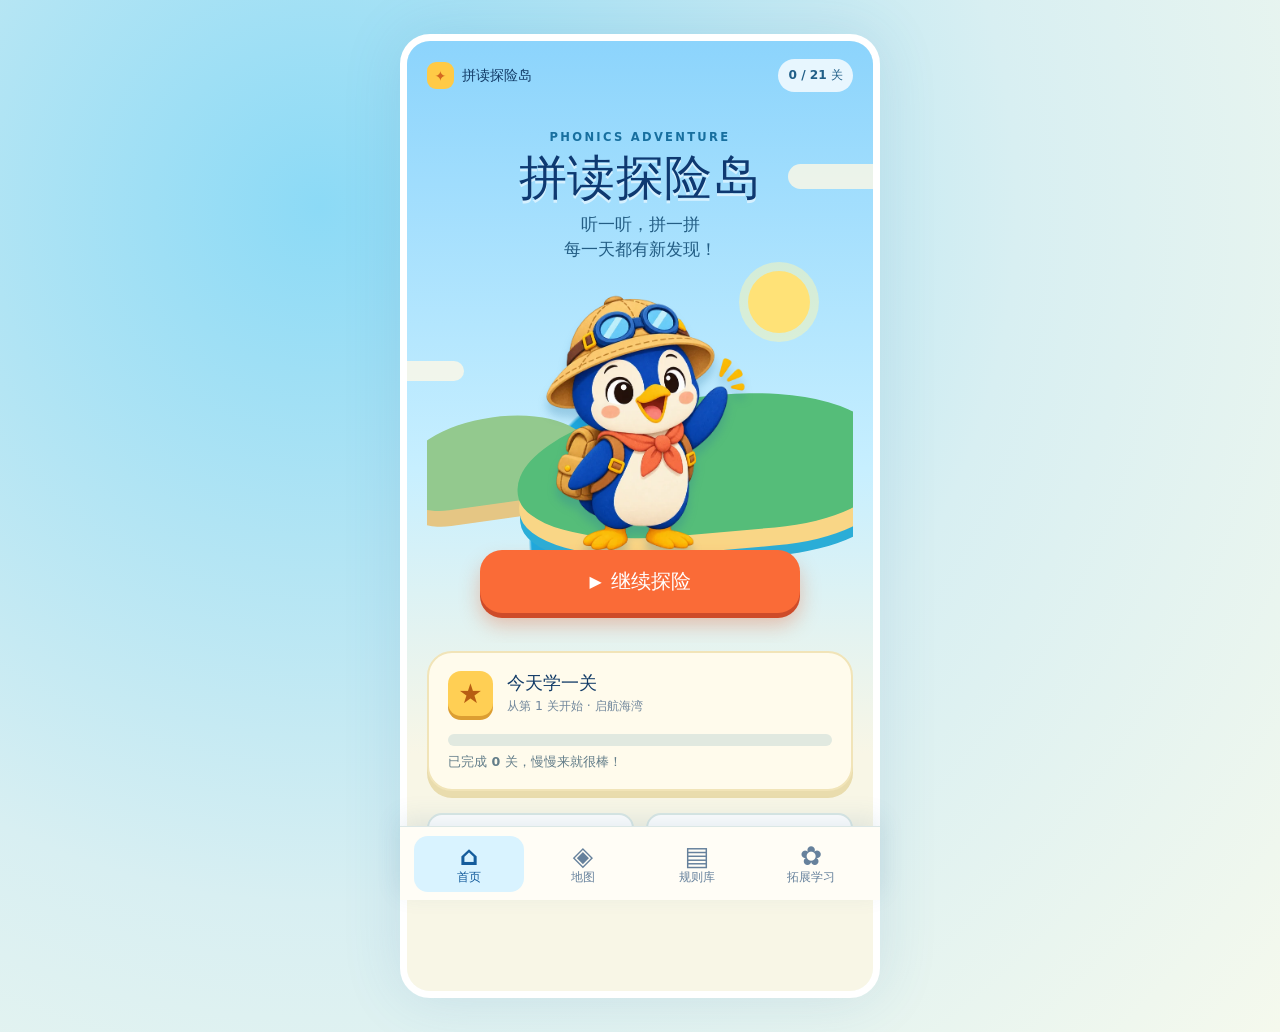
<file: index.html>
<!doctype html>
<html lang="zh-CN">
<head>
  <meta charset="utf-8">
  <meta name="viewport" content="width=device-width, initial-scale=1, viewport-fit=cover">
  <meta name="theme-color" content="#87d3fb">
  <meta name="description" content="拼读探险岛：面向小学生的自然拼读闯关 H5。听一听、拼一拼，快乐学习英语发音。">
  <title>拼读探险岛 · 自然拼读闯关</title>
  <link rel="manifest" href="./manifest.json">
  <link rel="icon" href="./icons/icon-192.png">
  <link rel="stylesheet" href="./css/kids.css?v=17">
  <link rel="stylesheet" href="./css/kids-extension.css?v=2">
  <link rel="stylesheet" href="./css/kids-sounds.css?v=2">
  <script defer src="./js/kids-core.js?v=15"></script>
  <script defer src="./js/kids-audio.js?v=20"></script>
  <script defer src="./js/kids-extension-data.js?v=3"></script>
  <script defer src="./js/kids-extension.js?v=4"></script>
  <script defer src="./js/kids-sounds-data.js?v=1"></script>
  <script defer src="./js/kids-sounds.js?v=2"></script>
  <script defer src="./js/kids-sound-media.js?v=2"></script>
  <script defer src="./js/kids.js?v=21"></script>
</head>
<body>
  <div class="app-shell">
    <main id="screen" aria-live="off">
      <div class="loading-screen"><span class="loading-orbit" aria-hidden="true">✦</span><p>正在准备探险地图…</p></div>
    </main>
    <div id="toast" class="toast" role="status" aria-live="polite"></div>
  </div>
  <script>
    if ('serviceWorker' in navigator) {
      window.addEventListener('load', () => navigator.serviceWorker.register('./sw.js').catch(() => {}));
    }
  </script>
</body>
</html>
</file>
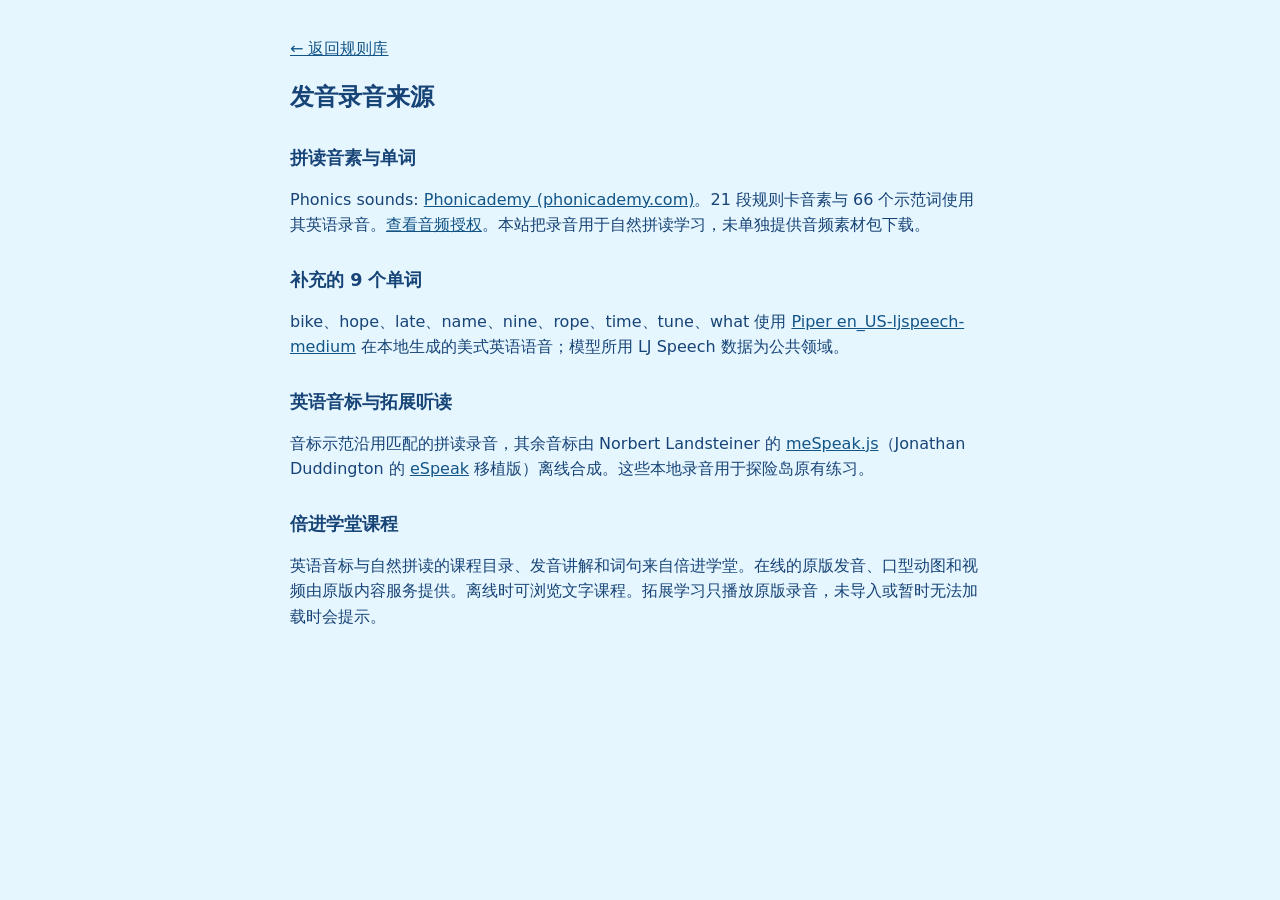
<file: audio-credits.html>
<!doctype html>
<html lang="zh-CN">
<head>
  <meta charset="utf-8">
  <meta name="viewport" content="width=device-width, initial-scale=1, viewport-fit=cover">
  <title>发音录音来源 · 拼读探险岛</title>
  <style>
    body{max-width:700px;margin:0 auto;padding:24px 18px 48px;background:#e6f6ff;color:#174477;font:16px/1.6 system-ui,sans-serif}
    h1{font-size:1.5rem}h2{font-size:1.1rem;margin-top:28px}a{color:#135587}li{margin:5px 0}p{margin:12px 0}
  </style>
</head>
<body>
  <p><a href="./index.html#/library">← 返回规则库</a></p>
  <h1>发音录音来源</h1>
  <h2>拼读音素与单词</h2>
  <p>Phonics sounds: <a href="https://phonicademy.com/">Phonicademy (phonicademy.com)</a>。21 段规则卡音素与 66 个示范词使用其英语录音。<a href="https://phonicademy.com/audio-license">查看音频授权</a>。本站把录音用于自然拼读学习，未单独提供音频素材包下载。</p>
  <h2>补充的 9 个单词</h2>
  <p>bike、hope、late、name、nine、rope、time、tune、what 使用 <a href="https://huggingface.co/rhasspy/piper-voices/blob/main/en/en_US/ljspeech/medium/MODEL_CARD">Piper en_US-ljspeech-medium</a> 在本地生成的美式英语语音；模型所用 LJ Speech 数据为公共领域。</p>
  <h2>英语音标与拓展听读</h2>
  <p>音标示范沿用匹配的拼读录音，其余音标由 Norbert Landsteiner 的 <a href="https://www.masswerk.at/mespeak/">meSpeak.js</a>（Jonathan Duddington 的 <a href="https://espeak.sourceforge.net/">eSpeak</a> 移植版）离线合成。这些本地录音用于探险岛原有练习。</p>
  <h2>倍进学堂课程</h2>
  <p>英语音标与自然拼读的课程目录、发音讲解和词句来自倍进学堂。在线的原版发音、口型动图和视频由原版内容服务提供。离线时可浏览文字课程。拓展学习只播放原版录音，未导入或暂时无法加载时会提示。</p>
</body>
</html>
</file>
<file: css/kids.css>
:root{font-family:ui-rounded,"Arial Rounded MT Bold","PingFang SC","Microsoft YaHei",system-ui,sans-serif;color:#123b67;background:#d9f3ff;font-synthesis:none}
*{box-sizing:border-box}
html{min-height:100%}
body{margin:0;min-width:0}
button,a{-webkit-tap-highlight-color:transparent}
button{font:inherit;cursor:pointer}
a{color:inherit;text-decoration:none}
button:focus-visible,a:focus-visible{outline:3px solid #133d86;outline-offset:3px}
h1[tabindex="-1"]:focus{outline:none}
button:disabled{cursor:default}
h1,h2,p{margin:0}
.sr-only{position:absolute;width:1px;height:1px;padding:0;margin:-1px;overflow:hidden;clip:rect(0,0,0,0);white-space:nowrap;border:0}
.app-shell{min-height:100vh;min-height:100dvh;max-width:480px;margin:auto;background:#f7fcf5;box-shadow:0 0 60px #3271a522;overflow:hidden}
#screen{min-height:100vh;min-height:100dvh}
.page-with-nav{padding-bottom:calc(94px + env(safe-area-inset-bottom))}
.eyebrow{font-size:.72rem;font-weight:900;letter-spacing:.2em;color:#176f9f}
.primary-button,.secondary-button{display:inline-flex;align-items:center;justify-content:center;gap:.55rem;min-height:54px;border-radius:18px;padding:0 22px;font-size:1.03rem;font-weight:900;border:0;text-align:center}
.primary-button{color:white;background:#fa6b37;box-shadow:0 5px 0 #ce4b29,0 12px 20px #e7653860}
.primary-button:active{transform:translateY(3px);box-shadow:0 2px 0 #ce4b29}
.secondary-button{color:#23507f;background:#fff;border:2px solid #c5ddef;box-shadow:0 4px 0 #d5e5eb}
.secondary-button:disabled{opacity:.45;box-shadow:none}
.toast{position:fixed;z-index:20;left:50%;bottom:calc(105px + env(safe-area-inset-bottom));width:max-content;max-width:min(90vw,420px);padding:12px 16px;border-radius:14px;background:#163c6d;color:#fff;font-weight:700;box-shadow:0 12px 28px #123b6755;opacity:0;transform:translate(-50%,12px);pointer-events:none;transition:opacity .2s,transform .2s}
.toast.show{opacity:1;transform:translate(-50%,0)}
.loading-screen,.error-page{min-height:100vh;min-height:100dvh;display:grid;place-content:center;text-align:center;gap:18px;padding:30px;background:linear-gradient(#8bd5fc,#f8ffec);font-weight:800}
.loading-orbit{font-size:4rem;color:#ffb933;animation:float 2s ease-in-out infinite}
.error-page .primary-button{margin:10px auto}
.bottom-nav{position:fixed;z-index:10;bottom:0;left:50%;transform:translateX(-50%);width:min(100%,480px);height:calc(74px + env(safe-area-inset-bottom));padding:7px 18px calc(7px + env(safe-area-inset-bottom));display:flex;align-items:center;justify-content:space-around;background:#fffdf6;border-top:1px solid #dbe7e6;box-shadow:0 -8px 24px #346d9a20}
.bottom-nav a{width:30%;min-height:56px;display:grid;justify-items:center;align-content:center;gap:1px;border-radius:14px;font-size:.72rem;font-weight:800;color:#66819c}
.bottom-nav a span{font-size:1.65rem;line-height:1}
.bottom-nav a[aria-current]{background:#d9f3ff;color:#145c9c}
.page-header{height:65px;padding:calc(8px + env(safe-area-inset-top)) 20px 6px;display:flex;align-items:center;justify-content:space-between;gap:16px;font-weight:900;font-size:1.08rem}
.back-button{width:42px;height:42px;display:grid;place-items:center;flex:none;border-radius:50%;background:#fff9e7;border:2px solid #f3e6c4;font-size:1.5rem;box-shadow:0 3px 0 #e9dcbd}
.header-sparkle{font-size:1.4rem;color:#fcb638;width:42px;text-align:center}

/* Home */
.home-page{position:relative;min-height:100vh;min-height:100dvh;padding-top:env(safe-area-inset-top);background:linear-gradient(180deg,#8cd4fc 0%,#c7efff 45%,#f8f6e6 75%);isolation:isolate}
.sky-decoration{position:absolute;background:#fff9e7;border-radius:100px;opacity:.8;z-index:-1}
.cloud-one{width:105px;height:25px;top:123px;right:-20px}.cloud-two{width:85px;height:20px;top:320px;left:-28px}
.home-top{display:flex;align-items:center;gap:8px;padding:18px 20px;font-size:.88rem;font-weight:900}
.brand-mark{display:grid;place-items:center;width:27px;height:27px;background:#ffca46;color:#d46720;border-radius:9px}
.top-badge{margin-left:auto;padding:8px 10px;border-radius:100px;background:#ffffffc9;font-size:.76rem;color:#215f88}
.hero-land{text-align:center;position:relative;padding:20px 20px 30px;overflow:hidden}
.hero-copy{position:relative;z-index:2}
.hero-copy h1{margin:7px 0 8px;font-size:clamp(2.2rem,10vw,3rem);line-height:1.12;color:#0e3971;text-shadow:0 3px 0 #ffffff8f;letter-spacing:.01em}
.hero-subtitle{font-weight:800;line-height:1.5;font-size:1.04rem;color:#235d84}
.hero-scene{position:relative;height:300px;margin-top:-4px;background:radial-gradient(ellipse at 50% 92%,#1ca9df 0 36%,transparent 37%);overflow:hidden}
.hero-scene .sun{position:absolute;top:12px;right:43px;width:62px;height:62px;border-radius:50%;background:#ffe277;box-shadow:0 0 0 9px #fff6ae7a}
.hero-scene .far-island{position:absolute;left:-5%;bottom:56px;width:43%;height:86px;border-radius:50% 50% 20% 20%;background:#93c98e;transform:rotate(-8deg);box-shadow:0 16px 0 #e5c684}
.hero-scene .main-island{position:absolute;right:-6%;bottom:25px;width:85%;height:137px;background:#55bd79;border-radius:58% 42% 30% 40%;transform:rotate(-5deg);box-shadow:0 18px 0 #f9d686,0 28px 0 #2badd7}
.hero-scene img{position:absolute;z-index:2;bottom:5px;left:50%;transform:translateX(-50%);height:260px;width:auto;filter:drop-shadow(0 9px 4px #246f9d44)}
.hero-button{position:relative;z-index:3;width:min(82%,320px);margin-top:-9px;font-size:1.25rem;min-height:63px;border-radius:22px}
.hero-button span{font-size:1rem}
.home-progress{margin:8px 20px 0;padding:18px 19px;border:2px solid #f1e4b8;border-radius:25px;background:#fffbec;box-shadow:0 7px 0 #e9dcad}
.progress-title{display:flex;align-items:center;gap:14px}
.progress-title h2{font-size:1.13rem}.progress-title p{font-size:.78rem;margin-top:3px;color:#71879c}
.treasure{width:45px;height:45px;display:grid;place-items:center;border-radius:13px;background:#ffcf54;color:#b75d13;font-size:1.7rem;box-shadow:0 4px 0 #dc9e32}
.progress-track,.step-progress{height:12px;border-radius:50px;background:#e1e9e0;overflow:hidden}
.progress-track{margin:18px 0 8px}.progress-track span,.step-progress span{display:block;height:100%;border-radius:inherit;background:linear-gradient(90deg,#61bf74,#b5db5c)}
.progress-caption{font-size:.79rem;color:#647e8a;font-weight:700}
.home-links{display:flex;gap:12px;margin:22px 20px 0}
.home-links a{flex:1;padding:14px 10px;background:#fff;border:2px solid #dbe8e5;border-radius:15px;text-align:center;font-size:.82rem;font-weight:900}
.home-links span{color:#f36d3d}
.credit{text-align:center;font-size:.67rem;color:#648395;margin:20px 15px 0}.credit a{text-decoration:underline}

/* The illustrated map keeps the four islands visible; lessons open in a sheet. */
.map-page{min-height:100vh;min-height:100dvh;background:#0cb0df}
.map-scene{position:relative;width:100%;height:calc(100dvh - 74px - env(safe-area-inset-bottom));min-height:420px;background:#0cb0df url('../icons/adventure-map.jpg') center/100% 100% no-repeat}
.map-back{position:absolute;top:4.8%;left:4.5%;width:46px;height:46px;display:grid;place-items:center;border-radius:50%;background:#fff9ea;border:2px solid #ffe8bc;box-shadow:0 4px 0 #d8c59a;color:#073b74;font-size:1.8rem;font-weight:800;line-height:1}
.map-hotspot{position:absolute;z-index:1;width:21%;height:12%;display:grid;place-items:center;border:0;border-radius:46%;background:transparent;color:#073b74;touch-action:manipulation}
.map-marker-label{font-size:clamp(1.3rem,5.7vw,1.85rem);font-weight:1000;line-height:1;letter-spacing:-.06em;text-shadow:0 1px #fff8e8;white-space:nowrap}
.map-hotspot-4 .map-marker-label{font-size:clamp(1.15rem,4.7vw,1.55rem)}
.map-hotspot:focus-visible{outline:4px solid #fff8ba;outline-offset:4px;box-shadow:0 0 0 8px #134e89a6}
.map-hotspot-1{left:19%;top:20%}.map-hotspot-2{left:57%;top:37%}.map-hotspot-3{left:18%;top:53%}.map-hotspot-4{left:60%;top:71%}
.island-overlay{position:fixed;z-index:30;inset:0;display:flex;justify-content:center;align-items:flex-end}
.island-backdrop{position:absolute;inset:0;width:100%;border:0;background:#12365c99}
.island-drawer{position:relative;width:min(100%,480px);max-height:min(78dvh,650px);overflow:auto;padding:11px 22px calc(30px + env(safe-area-inset-bottom));border-radius:28px 28px 0 0;background:#fffaf0;box-shadow:0 -10px 35px #173d694f}
.drawer-handle{width:48px;height:5px;margin:0 auto 19px;border-radius:9px;background:#d5dddc}
.drawer-heading{display:flex;align-items:flex-start;justify-content:space-between;gap:12px}.drawer-heading p{font-size:.76rem;font-weight:900;color:#3d8a9c}.drawer-heading h2{margin:5px 0;color:#123f70;font-size:1.55rem}
.drawer-close{width:42px;height:42px;flex:none;border:0;border-radius:50%;background:#f4e4c9;color:#174575;font-size:1.8rem;line-height:1}
.drawer-hint{color:#52768a;font-size:.88rem;font-weight:800}
.island-drawer .level-grid{margin-top:24px;gap:17px 8px}
.level-grid{display:grid;grid-template-columns:repeat(3,minmax(0,1fr));justify-items:center;gap:10px 4px;margin-top:18px}
.level-node{width:65px;height:65px;border-radius:50%;border:3px solid #e9e6d5;background:linear-gradient(145deg,#fffdfa,#d8dcd7);color:#8b9c9c;display:grid;place-content:center;gap:0;box-shadow:0 5px 0 #b5bbab,0 7px 6px #266e5b52;transform:rotate(-4deg)}
.level-node:nth-child(2n){transform:translateY(5px) rotate(4deg)}
.level-node strong{font-size:1.13rem;line-height:1}.level-node small{font-size:.63rem;font-weight:900}
.level-node.current{background:linear-gradient(145deg,#fff4b4,#ffd45b);color:#164977;border-color:#fff8d1;box-shadow:0 0 0 5px #fff5bb9e,0 5px 0 #d79b2b,0 0 18px #ffd04f}
.level-node.done{background:linear-gradient(145deg,#efffca,#b9e18a);color:#32763f;border-color:#f6ffd4;box-shadow:0 5px 0 #69aa5b,0 7px 6px #266e5b52}
.level-node:disabled{opacity:.82}

/* Rule library: every category opens to real sound cards. */
.library-page,.rule-page{min-height:100vh;min-height:100dvh;background:linear-gradient(180deg,#97d9fa 0,#d9f4ff 33%,#f7fcf5 70%)}
.library-intro{padding:18px 22px 21px;text-align:center}.library-intro h1{margin:7px 0;color:#103e73;font-size:1.72rem}.library-intro>p:last-child{max-width:360px;margin:auto;color:#47748e;font-size:.85rem;font-weight:800;line-height:1.5}
.library-groups{display:grid;gap:15px;margin:0 16px}.library-group{overflow:hidden;border:2px solid #e3e9dc;border-radius:22px;background:#fffdf5;box-shadow:0 5px 0 #c9e2df}
.library-group summary{display:flex;align-items:center;gap:11px;min-height:75px;padding:12px 14px;cursor:pointer;list-style:none}.library-group summary::-webkit-details-marker{display:none}.library-group summary:focus-visible{outline:3px solid #185e9e;outline-offset:-5px}
.library-group-number{display:grid;place-items:center;flex:none;width:43px;height:43px;border-radius:14px;background:#cceefe;color:#176397;font-size:1.04rem;font-weight:1000}.library-group-title{min-width:0;flex:1}.library-group-title strong{display:block;color:#123f72;font-size:.99rem}.library-group-title small{display:block;margin-top:3px;color:#668392;font-size:.72rem;font-weight:700;overflow:hidden;text-overflow:ellipsis;white-space:nowrap}.library-group-count{flex:none;color:#368398;font-size:.74rem;font-weight:900}
.library-nodes{display:grid;grid-template-columns:repeat(3,minmax(0,1fr));gap:9px;padding:1px 13px 16px}.library-node{display:grid;justify-items:center;align-content:center;gap:2px;min-height:77px;padding:7px 3px;border:2px solid #dbe9e8;border-radius:17px;background:#f4fbfa;text-align:center}.library-node strong{color:#174477;font-size:1.36rem;line-height:1;white-space:nowrap}.library-node span{color:#527993;font-size:.69rem;font-weight:800}.library-node small{color:#e46f36;font-size:.68rem;font-weight:900}.library-node:active{background:#fff0c3}
.library-advanced{display:flex;justify-content:space-between;align-items:center;min-height:57px;margin:22px 16px 8px;padding:10px 17px;border:2px solid #bde1ee;border-radius:17px;background:#e8f7ff;color:#175587;font-size:.86rem;font-weight:900}
.rule-hero{margin:15px 17px 0;padding:19px 17px 22px;border:2px solid #cde9ed;border-radius:26px;background:#fffdf7;text-align:center;box-shadow:0 6px 0 #b7dfe6}.rule-hero .eyebrow{margin:13px 0 3px;font-size:.7rem}.rule-hero h1{color:#ed623b;font-size:clamp(2.8rem,12vw,4.3rem);line-height:1.05;overflow-wrap:anywhere}.rule-ipa{display:block;margin:4px 0 10px;color:#135587;font-size:1.26rem}.phoneme-actions{display:flex;justify-content:center;flex-wrap:wrap;gap:9px;margin:0 0 14px}.phoneme-play{min-height:43px;padding:7px 16px;border:0;border-radius:14px;background:#ffcf51;box-shadow:0 3px 0 #dda92c;color:#174477;font-size:.9rem;font-weight:900;cursor:pointer}.phoneme-play span{font-size:1.15rem;vertical-align:-1px}.phoneme-play:focus-visible{outline:3px solid #185e9e;outline-offset:3px}.phoneme-play:active{transform:translateY(2px);box-shadow:0 1px 0 #dda92c}.rule-hero>p:last-child{color:#52758a;font-size:.86rem;font-weight:800;line-height:1.45}
.rule-examples{margin:24px 17px 0}.rule-examples h2{color:#123e70;font-size:1.16rem}.rule-examples>p{margin:4px 0 13px;color:#678394;font-size:.78rem;font-weight:700}.rule-word-list{display:grid;gap:10px}.rule-word-row{display:flex;justify-content:space-between;align-items:center;gap:12px;min-height:79px;padding:10px 14px 10px 17px;border:2px solid #e2ebe5;border-radius:18px;background:#fffef9;box-shadow:0 3px 0 #d9e8e4}.rule-word{color:#174779;font-size:1.43rem;letter-spacing:.02em}.rule-meaning{margin-left:11px;color:#536e7f;font-size:.84rem;font-weight:800}.rule-word-row small{display:block;margin-top:2px;color:#7b96a3;font-size:.72rem;font-weight:800}.rule-play{flex:none;min-width:51px;min-height:51px;border:0;border-radius:16px;background:#ffcf51;box-shadow:0 3px 0 #dda92c;font-size:1.36rem}
.rule-action{display:grid;gap:12px;margin:24px 17px 8px;text-align:center}.rule-action>a,.rule-action>button{width:100%}.rule-action>p{color:#597d91;font-size:.84rem;font-weight:800;line-height:1.45}
.audio-credits-link{margin:17px 0 0;text-align:center;font-size:.72rem}.audio-credits-link a{color:#52758a;text-decoration:underline}

/* Cards and games */
.lesson-page,.quiz-page{min-height:100vh;min-height:100dvh;background:linear-gradient(#8bd5fc 0,#d9f3ff 35%,#f8fcf7 70%);padding-bottom:calc(35px + env(safe-area-inset-bottom))}
.lesson-intro,.quiz-intro{text-align:center;padding:17px 20px 13px}
.chapter-pill{display:inline-block;background:#fff4d9;color:#a35c1b;padding:8px 15px;border-radius:30px;border:1px solid #f3d593;font-size:.78rem;font-weight:900}
.lesson-intro h1,.quiz-intro h1{font-size:1.65rem;margin:10px 0 5px;color:#123b71;line-height:1.2}
.lesson-intro h1 em{color:#f1623b;font-style:normal}.lesson-intro p,.quiz-intro p{font-size:.87rem;color:#4e7794;font-weight:700}
.lesson-intro .rule-hint{max-width:360px;margin:auto;line-height:1.45}
.step-progress{margin:12px 24px 16px}
.word-card{position:relative;margin:0 20px;padding:17px 17px 25px;background:#fffef9;border:2px solid #e9e8d8;border-radius:27px;box-shadow:0 7px 0 #dbe8e1,0 18px 28px #4a8fb42c;text-align:center;touch-action:pan-y}
.word-card-top{display:flex;align-items:center;justify-content:space-between}.word-number{background:#e3f5ff;color:#226393;border-radius:30px;padding:7px 12px;font-size:.75rem;font-weight:900}.card-sticker{color:#ffc13a;font-size:1.55rem}
.word-illustration{height:130px;position:relative;overflow:hidden;margin:0 auto;width:180px}
.illustration-circle{position:absolute;inset:11px 25px 0;border-radius:50%;background:#dff5fa}
.word-illustration img{position:relative;height:150px;margin-top:5px}
.large-word{font-size:clamp(3.5rem,15vw,5.1rem);letter-spacing:.01em;line-height:1.04;font-weight:1000;color:#164475;margin:2px 0 4px}
.large-word.long-word{font-size:clamp(2.6rem,11vw,3.9rem)}
.word-focus{color:#f1623b}.word-meaning{font-weight:800;color:#6d8391;min-height:28px}
.chunk-row{display:flex;align-items:center;justify-content:center;gap:6px;flex-wrap:wrap;margin:13px 0 18px}.chunk-row span{display:grid;place-items:center;min-width:41px;min-height:43px;padding:3px 10px;background:#e9f6fb;border:1px solid #c4e9f3;border-radius:13px;color:#245a87;font-size:1.3rem;font-weight:900}.chunk-row span:first-child{background:#ffe8df;border-color:#ffd0bb;color:#d75b37}.chunk-row b{font-size:1.4rem;color:#80a8b6}
.audio-button{display:inline-flex;align-items:center;justify-content:center;min-height:52px;min-width:150px;gap:6px;border:0;border-radius:16px;background:#ffc741;color:#724415;font-weight:900;box-shadow:0 4px 0 #db9f25}
.lesson-actions{display:flex;gap:12px;margin:23px 20px 0}.lesson-actions button{flex:1}.gesture-hint{text-align:center;color:#7992a1;font-size:.75rem;font-weight:700;margin-top:16px}
.quiz-intro{padding-top:27px}.quiz-intro h1{margin-top:13px}
.big-speaker{display:grid;place-items:center;gap:5px;width:145px;height:145px;border:8px solid #fff7c8;border-radius:50%;margin:28px auto 25px;background:#ffc83f;box-shadow:0 8px 0 #de9f27,0 17px 24px #d69f4252;color:#764a14}.big-speaker span{font-size:3.3rem;line-height:1}.big-speaker small{font-size:.76rem;font-weight:900}.small-speaker{width:126px;height:126px;margin:22px auto 25px}.small-speaker span{font-size:2.9rem}
.choice-list{display:grid;gap:12px;margin:0 22px}.choice{display:flex;align-items:center;gap:14px;min-height:70px;padding:8px 16px;border:2px solid #d8e9ec;border-radius:18px;background:#fffef9;box-shadow:0 4px 0 #d5e4e4;color:#174579;text-align:left}.choice strong{font-size:1.45rem;flex:1}.choice-icon{display:grid;place-items:center;width:44px;height:44px;border-radius:13px;background:#e7f5fb;font-size:1.4rem}.choice.correct{border-color:#71bb68;background:#effadb}.choice.correct .choice-icon{background:#d3f0b4}
.quiz-feedback{min-height:25px;margin:20px 20px 12px;color:#3f7391;text-align:center;font-size:.9rem;font-weight:800}.quiz-next{display:flex;width:calc(100% - 44px);margin:12px 22px}
.spelling-slots,.tile-list{display:flex;justify-content:center;flex-wrap:wrap;gap:9px;margin:0 16px}.spelling-slots span,.tile-list button{display:grid;place-items:center;min-width:54px;height:59px;padding:5px 10px;border-radius:16px;font-size:1.5rem;font-weight:900}.spelling-slots span{background:#fffdf7;border:2px dashed #92c5d8;color:#164579}.tile-list{margin-top:25px}.tile-list button{background:#fff0bf;border:2px solid #f2bd43;color:#945319;box-shadow:0 4px 0 #d99c35}.tile-list button:disabled{visibility:hidden}
.quiz-actions{display:flex;gap:12px;margin:24px 22px}.quiz-actions button{flex:1}
.result-page{min-height:100vh;min-height:100dvh;padding:calc(55px + env(safe-area-inset-top)) 24px 45px;text-align:center;background:radial-gradient(circle at 50% 35%,#fff8dc 0,#d8f7f9 40%,#90d5f7 100%)}
.confetti{color:#ff9c3d;font-size:1.7rem}.result-mascot{display:block;height:225px;max-width:100%;object-fit:contain;margin:-2px auto 9px;filter:drop-shadow(0 9px 5px #237aa844)}
.result-page h1{font-size:2rem;margin:9px 0;color:#134176}.result-page>p:not(.eyebrow){font-weight:800;color:#3f728c}.result-page strong{color:#f1643c}.result-stars{font-size:3.6rem;color:#ffbc21;letter-spacing:.06em;text-shadow:0 3px 0 #de8b23;margin:20px 0 3px}.result-stars span{color:#d2e0de;text-shadow:none}.result-note{font-size:.85rem}.result-buttons{display:grid;gap:14px;margin:30px auto 0;max-width:300px}.result-buttons a{width:100%}
@media (min-width:700px){body{padding:34px 0;background:radial-gradient(circle at 25% 20%,#8cdaf6,#d8eff2 55%,#f5f9ed)}.app-shell{border-radius:30px;min-height:760px;border:7px solid #fff}.bottom-nav{bottom:0}}
@media (max-width:360px){.home-top{padding-left:14px;padding-right:14px}.top-badge{font-size:.65rem}.hero-land{padding-top:10px}.hero-scene{height:220px}.hero-scene img{height:195px}.level-grid{gap:7px}.level-node{min-height:66px}.word-illustration{height:105px}.word-illustration img{height:120px}.large-word{font-size:3.4rem}}
@media (prefers-reduced-motion:reduce){*,*:before,*:after{scroll-behavior:auto!important;animation:none!important;transition:none!important}}
@keyframes float{50%{transform:translateY(-8px)}}
</file>
<file: css/kids-extension.css>
﻿/* Load after kids.css so the extension can reuse its typography and controls. */
/* The shared navigation adds a fourth destination with the extension. */
.bottom-nav:has(> a:nth-of-type(4):last-child) {
  gap: 4px;
  padding-inline: clamp(8px, 3vw, 14px);
}

.bottom-nav:has(> a:nth-of-type(4):last-child) > a {
  flex: 1;
  width: auto;
  min-width: 0;
  padding-inline: 2px;
  overflow-wrap: anywhere;
  text-align: center;
  line-height: 1.15;
}
.extension-page {
  --extension-ink: #123b67;
  --extension-muted: #45657d;
  --extension-blue: #145c9c;
  --extension-sky: #d9f3ff;
  --extension-paper: #fffdf5;
  --extension-line: #c5ddef;
  --extension-yellow: #ffcf51;
  --extension-gutter: clamp(12px, 4vw, 20px);
  --extension-gap: 10px;
  min-block-size: 100vh;
  min-block-size: 100dvh;
  color: var(--extension-ink);
  background: linear-gradient(#97d9fa, var(--extension-sky) 220px, #f7fcf5 460px);
  overflow-wrap: anywhere;
}

.extension-page :is(.extension-hero, .extension-links, .extension-tabs, .extension-groups,
  .extension-detail, .extension-actions, .extension-example-list, .extension-pagination,
  .extension-picture-grid),
.extension-page > .extension-grid {
  margin-inline: var(--extension-gutter);
  margin-block-start: 16px;
}

.extension-page .extension-hero {
  padding: clamp(16px, 5vw, 24px);
  border: 2px solid #b6dfed;
  border-radius: 24px;
  background: var(--extension-paper);
  box-shadow: 0 5px 0 #b7dfe6;
}


.extension-page .extension-hero h1 {
  margin: 0;
  font-size: clamp(1.7rem, 6vw, 2.35rem);
  line-height: 1.15;
}

.extension-page :is(.extension-hero p, .extension-detail p) {
  max-inline-size: 42ch;
  margin-block-start: 8px;
  color: var(--extension-muted);
  font-size: .95rem;
  font-weight: 700;
  line-height: 1.5;
}

.extension-page :is(.extension-links, .extension-groups, .extension-grid,
  .extension-picture-grid, .extension-example-list) {
  display: grid;
  gap: var(--extension-gap);
}

.extension-page .extension-link {
  display: grid;
  grid-template-columns: auto minmax(0, 1fr);
  align-items: center;
  gap: 12px;
  min-block-size: 68px;
  padding: 10px 12px;
  border: 2px solid #dbe9e8;
  border-radius: 18px;
  background: var(--extension-paper);
  box-shadow: 0 3px 0 #c9e2df;
}

.extension-page .extension-icon {
  display: grid;
  place-items: center;
  inline-size: 44px;
  min-block-size: 44px;
  border-radius: 13px;
  background: var(--extension-sky);
  color: var(--extension-blue);
  font-size: 1.4rem;
  font-weight: 900;
  line-height: 1;
}

.extension-page .extension-icon :is(img, svg) {
  inline-size: 100%;
  block-size: 100%;
  max-block-size: 64px;
  object-fit: contain;
}

.extension-page :is(.extension-link, .extension-chip) strong {
  display: block;
  line-height: 1.2;
}

.extension-page :is(.extension-link, .extension-chip) small {
  display: block;
  margin-block-start: 4px;
  color: var(--extension-muted);
  font-size: .8rem;
  font-weight: 700;
  line-height: 1.3;
}

.extension-page :is(.extension-tabs, .extension-actions, .extension-pagination),
.extension-library-filter {
  display: flex;
  flex-wrap: wrap;
  align-items: center;
  gap: 8px;
}

.extension-page :is(.extension-tabs, .extension-pagination) a,
.extension-library-filter :is(a, button) {
  display: inline-flex;
  align-items: center;
  justify-content: center;
  min-inline-size: 44px;
  min-block-size: 44px;
  max-inline-size: 100%;
  padding: 6px 12px;
  border: 2px solid var(--extension-line, #c5ddef);
  border-radius: 14px;
  background: #fff;
  color: var(--extension-blue, #145c9c);
  font-size: .88rem;
  font-weight: 900;
  line-height: 1.3;
  text-align: center;
}

.extension-page :is(.extension-tabs, .extension-pagination) a[aria-current]:not([aria-current="false"]),
.extension-library-filter :is([aria-current]:not([aria-current="false"]), [aria-pressed="true"]) {
  border-color: var(--extension-blue, #145c9c);
  background: var(--extension-blue, #145c9c);
  color: #fff;
}

.extension-page .extension-group {
  min-inline-size: 0;
  padding: 12px;
  border: 2px solid #dce9e3;
  border-radius: 20px;
  background: var(--extension-paper);
}

.extension-page .extension-group > h2,
.extension-page .extension-group > summary {
  margin: 0;
  color: var(--extension-ink);
  font-size: 1.08rem;
  font-weight: 900;
  line-height: 1.25;
}

.extension-page .extension-group > summary {
  min-block-size: 44px;
  padding: 11px 6px;
  border-radius: 8px;
  color: var(--extension-blue);
  cursor: pointer;
}

.extension-page .extension-group > summary h2 {
  display: inline;
  font: inherit;
}

.extension-page .extension-group .extension-grid {
  margin-block-start: 10px;
}

.extension-page .extension-grid {
  grid-template-columns: repeat(auto-fill, minmax(min(100%, 76px), 1fr));
}

.extension-page .extension-picture-grid {
  grid-template-columns: repeat(auto-fill, minmax(min(100%, 128px), 1fr));
}

.extension-page .extension-chip {
  display: grid;
  align-content: center;
  justify-items: center;
  min-inline-size: 0;
  min-block-size: 64px;
  padding: 8px 6px;
  border: 2px solid #d2e6ec;
  border-radius: 14px;
  background: #f2fafc;
  color: var(--extension-ink);
  text-align: center;
}

.extension-page .extension-chip strong {
  font-size: 1.15rem;
}

.extension-page .extension-picture-grid .extension-chip {
  align-content: start;
  padding: 10px 8px;
  background: var(--extension-paper);
}

.extension-page .extension-picture-grid .extension-icon {
  inline-size: min(100%, 72px);
  min-block-size: 58px;
  margin-block-end: 8px;
  font-size: 2rem;
}

.extension-page .extension-detail {
  display: grid;
  justify-items: center;
  gap: 10px;
  padding: clamp(16px, 5vw, 24px);
  border: 2px solid #cde9ed;
  border-radius: 24px;
  background: var(--extension-paper);
  box-shadow: 0 5px 0 #b7dfe6;
  text-align: center;
}

.extension-page .extension-detail h2 {
  margin: 0;
  font-size: clamp(1.2rem, 4.5vw, 1.5rem);
  line-height: 1.22;
}

.extension-page .extension-detail p {
  margin-block-start: 0;
}


.extension-page .extension-picture {
  display: grid;
  place-items: center;
  inline-size: min(100%, 160px);
  min-block-size: 96px;
  margin: 0;
  padding: 8px;
  border-radius: 20px;
  background: var(--extension-sky);
  font-size: 3rem;
  line-height: 1;
}

.extension-page :is(img, svg).extension-picture,
.extension-page .extension-picture :is(img, svg) {
  max-inline-size: 100%;
  max-block-size: 144px;
  object-fit: contain;
}

.extension-page .extension-example-list {
  margin-block-end: 0;
  padding: 0;
}

.extension-page .extension-example-list li {
  display: flex;
  align-items: center;
  justify-content: space-between;
  gap: 12px;
  min-block-size: 64px;
  padding: 8px 10px 10px 12px;
  border: 2px solid #dce9e3;
  border-radius: 16px;
  background: var(--extension-paper);
  line-height: 1.4;
}

.extension-page .extension-example-list .rule-play {
  flex: 0 0 auto;
  min-inline-size: 48px;
  min-block-size: 48px;
  max-inline-size: 50%;
  padding: 4px 8px;
  border: 0;
  border-radius: 14px;
  background: var(--extension-yellow);
  box-shadow: 0 3px 0 #dda92c;
  color: var(--extension-ink);
  font-size: 1.2rem;
  line-height: 1.2;
}

.extension-page .extension-actions {
  gap: 12px;
}

.extension-page .extension-actions > :is(a, button) {
  flex: 1 1 130px;
  min-inline-size: 0;
  min-block-size: 48px;
  padding-block: 8px;
}

.extension-page .extension-actions > .primary-button {
  background: #bb4929;
  box-shadow: 0 5px 0 #92381f;
}

.extension-page .extension-actions > .primary-button:active {
  box-shadow: 0 2px 0 #92381f;
}

.extension-page .extension-actions > :is(a, button):not(.primary-button, .secondary-button) {
  display: grid;
  place-items: center;
  padding-inline: 12px;
  border: 2px solid var(--extension-line);
  border-radius: 16px;
  background: #fff;
  color: var(--extension-blue);
  font: inherit;
  font-weight: 900;
  text-align: center;
}

.extension-page .extension-pagination {
  justify-content: center;
}

.extension-page > :is(.extension-links, .extension-groups, .extension-grid, .extension-detail,
  .extension-actions, .extension-example-list, .extension-picture-grid, .extension-pagination):last-child {
  margin-block-end: 18px;
}

.extension-library-filter {
  margin-inline: 16px;
}

.extension-page :is(a, button, summary):focus-visible,
.extension-library-filter :is(a, button):focus-visible {
  outline: 3px solid #133d86;
  outline-offset: 2px;
}

.extension-page :is(.extension-link, .extension-chip):active,
.extension-page :is(.extension-tabs, .extension-pagination) a:not([aria-current]):active,
.extension-library-filter :is(a, button):not([aria-current], [aria-pressed="true"]):active {
  border-color: #dfb94f;
  background: #fff0c3;
}

.extension-page [hidden]:not([hidden="until-found"]),
.extension-library-filter[hidden]:not([hidden="until-found"]),
.extension-library-filter [hidden]:not([hidden="until-found"]) {
  display: none;
}

@media (hover: hover) {
  .extension-page :is(.extension-link, .extension-chip, .extension-tabs a, .extension-pagination a):hover,
  .extension-library-filter :is(a, button):hover {
    text-decoration: underline;
    text-underline-offset: .2em;
  }
}

@media (prefers-reduced-motion: reduce) {
  .extension-page .extension-actions > .primary-button:active {
    transform: none;
  }
}

.extension-page > .extension-group {
  margin: 16px var(--extension-gutter) 0;
}

/* Picture vocabulary and the extension menu share the island header. */
:is(.picture-page, .extension-landing) > .page-header {
  min-block-size: calc(54px + env(safe-area-inset-top));
  block-size: auto;
  padding: calc(4px + env(safe-area-inset-top)) var(--extension-gutter) 6px;
  background: #bce9ff;
}

:is(.picture-page, .extension-landing) > .page-header .back-button {
  inline-size: 44px;
  block-size: 44px;
}

.extension-landing .extension-links {
  grid-template-columns: repeat(3, minmax(0, 1fr));
  gap: 8px;
  margin-block-start: 12px;
}

.extension-landing .extension-link {
  grid-template-columns: minmax(0, 1fr);
  justify-items: center;
  gap: 6px;
  padding: 8px 4px;
  text-align: center;
  font-size: clamp(.85rem, 3.75vw, 1rem);
}

.extension-landing .extension-icon {
  background: #d9f3ff;
  border-radius: 50%;
}

.extension-landing .extension-link:nth-child(2) .extension-icon { background: #fff0c3; }
.extension-landing .extension-link:nth-child(3) .extension-icon { background: #dff2da; }

.picture-page {
  --picture-deep-sky: #b6e7ff;
  --picture-bank: #1474a8;
  --picture-cream: #fff7dd;
  background: #fffdf5;
}

.picture-banner {
  position: relative;
  isolation: isolate;
  display: grid;
  grid-template-columns: minmax(0, 1fr) auto;
  align-items: center;
  min-block-size: 132px;
  padding: 8px var(--extension-gutter) 8px max(var(--extension-gutter), 6%);
  overflow: hidden;
  background: var(--picture-deep-sky);
}

.picture-banner::before,
.picture-banner::after {
  position: absolute;
  z-index: -1;
  content: '';
  border-radius: 50%;
}

.picture-banner::before {
  inset: 12px 8% auto auto;
  inline-size: 76px;
  aspect-ratio: 1;
  background: #ffdb71;
}

.picture-banner::after {
  inset: auto -22px -38px 34%;
  block-size: 74px;
  background: #88d4f1;
  transform: rotate(-7deg);
}

.picture-banner h1 {
  font-size: clamp(1.55rem, 7vw, 2.25rem);
  font-weight: 900;
  line-height: 1.15;
}

.picture-banner p {
  margin-block-start: 6px;
  color: var(--extension-ink);
  font-size: clamp(.86rem, 3.5vw, 1rem);
  font-weight: 700;
}

.picture-banner img {
  inline-size: clamp(84px, 26vw, 112px);
  block-size: auto;
  object-fit: contain;
}

.picture-index > h2 {
  padding: 8px var(--extension-gutter);
  border-block: 1px solid #eadcaf;
  background: var(--picture-cream);
  font-size: 1.02rem;
  font-weight: 900;
}

.picture-units {
  display: grid;
  gap: 6px;
  margin: 8px var(--extension-gutter) 16px;
}

.picture-page .picture-unit {
  padding: 0;
  border: 1px solid var(--extension-line);
  border-radius: 12px;
  background: #fff;
}

.picture-page .picture-unit > summary {
  padding: 11px 10px;
  font-size: clamp(.91rem, 3.7vw, 1.03rem);
}

.picture-unit[open] > summary {
  border-end-start-radius: 0;
  border-end-end-radius: 0;
  background: #e6f5fc;
}

.picture-page .extension-picture-grid {
  grid-template-columns: repeat(3, minmax(0, 1fr));
  gap: 8px;
}

.picture-page .picture-category-grid {
  margin: 0;
  padding: 8px 6px 10px;
}

.picture-category {
  display: grid;
  justify-items: center;
  align-content: start;
  gap: 4px;
  min-inline-size: 0;
  padding: 2px;
  border-radius: 12px;
  text-align: center;
  font-size: clamp(.84rem, 3.6vw, 1rem);
  line-height: 1.25;
}

.picture-category small,
.picture-card small {
  color: var(--extension-muted);
  font-size: .75rem;
  font-weight: 700;
}

:is(.picture-category-art, .picture-card-art, .picture-strip-art, .picture-word-art) {
  display: grid;
  place-items: center;
  aspect-ratio: 1;
  background: var(--extension-sky);
  line-height: 1;
}

.picture-image {
  inline-size: 100%;
  block-size: 100%;
  min-block-size: 0;
  object-fit: contain;
}

.picture-category-art {
  inline-size: min(100%, 68px);
  padding: 8px;
  border-radius: 50%;
  font-size: clamp(1.65rem, 7vw, 2.25rem);
}

.picture-category:nth-child(3n+2) .picture-category-art { background: #fff0c3; }
.picture-category:nth-child(3n) .picture-category-art { background: #e1f3dd; }

.picture-heading {
  display: grid;
  gap: 2px;
  padding: 9px var(--extension-gutter) 10px;
  border-block-end: 1px solid #eadcaf;
  background: var(--picture-cream);
}

.picture-heading p {
  color: var(--extension-muted);
  font-size: .85rem;
  font-weight: 700;
}

.picture-heading :is(h1, a) {
  font-size: clamp(1.25rem, 5vw, 1.55rem);
  font-weight: 900;
  line-height: 1.2;
}

.picture-heading a {
  justify-self: start;
  display: inline-grid;
  align-items: center;
  min-block-size: 44px;
  padding-inline: 3px;
  text-decoration: underline;
  text-decoration-color: #7db3db;
  text-underline-offset: .22em;
}

.picture-context {
  padding-block-end: 3px;
}

.picture-availability,
.picture-empty {
  margin: 10px var(--extension-gutter) 0;
  color: var(--extension-muted);
  font-size: .84rem;
  font-weight: 700;
}

.picture-empty {
  color: var(--extension-ink);
  font-size: 1rem;
}

.picture-page .picture-card-grid { margin-block-start: 8px; }

.picture-page .picture-card {
  gap: 5px;
  align-content: start;
  padding: 5px 5px 8px;
  border-width: 1px;
  border-radius: 11px;
  background: #fff;
}

.picture-card-art {
  inline-size: min(100%, 105px);
  padding: 6px;
  border-radius: 8px;
  font-size: clamp(1.8rem, 8.75vw, 2.65rem);
}

.picture-page .picture-card strong {
  font-size: clamp(.92rem, 4vw, 1.1rem);
  line-height: 1.15;
}

.picture-footer {
  display: flex;
  justify-content: center;
  margin: 12px var(--extension-gutter) 0;
}

.picture-footer .secondary-button {
  min-block-size: 44px;
  padding-inline: 14px;
  font-size: .9rem;
}

.picture-strip {
  display: flex;
  gap: 5px;
  margin: 6px var(--extension-gutter) 0;
  padding: 3px;
  overflow-x: auto;
}

.picture-strip a {
  flex: 0 0 calc((100% - 20px) / 5);
  display: grid;
  justify-items: center;
  align-content: start;
  gap: 3px;
  min-inline-size: 46px;
  padding: 4px 2px;
  border: 1px solid var(--extension-line);
  border-radius: 10px;
  background: #fff;
  font-size: .75rem;
  font-weight: 800;
  text-align: center;
  overflow-wrap: anywhere;
}

.picture-strip a[aria-current] {
  border-color: var(--picture-bank);
  background: var(--extension-sky);
  box-shadow: inset 0 -2px var(--picture-bank);
}

.picture-strip-art {
  inline-size: min(100%, 38px);
  padding: 3px;
  border-radius: 5px;
  background: transparent;
  font-size: 1.35rem;
}

.picture-word,
.picture-example {
  display: grid;
  justify-items: center;
  gap: 6px;
  margin: 8px var(--extension-gutter) 0;
  padding: 10px;
  border: 1px solid var(--extension-line);
  border-radius: 16px;
  background: #fff;
  text-align: center;
}

.picture-word-art {
  inline-size: min(100%, clamp(132px, 39vw, 170px));
  padding: 12px;
  border-radius: 18px;
  font-size: clamp(4rem, 18vw, 5.5rem);
}

.picture-word h1 {
  font-size: clamp(1.8rem, 9vw, 2.55rem);
  font-weight: 900;
  line-height: 1.1;
}

.picture-meaning {
  color: var(--extension-muted);
  font-size: 1.05rem;
  font-weight: 800;
}

.picture-example h2 { font-size: 1rem; }
.picture-example p { line-height: 1.35; }

.picture-audio {
  min-block-size: 44px;
  padding: 6px 12px;
  border: 1px solid var(--extension-blue);
  border-radius: 12px;
  background: var(--extension-blue);
  color: #fff;
  font-weight: 800;
}

.picture-audio:disabled {
  border-color: #a9bbc4;
  background: #edf1f3;
  color: #435c6d;
  font-size: .85rem;
}

.picture-audio-status:not(:empty) {
  margin-block-start: 4px;
  color: var(--extension-muted);
  font-weight: 700;
}

.picture-page .picture-pagination {
  display: grid;
  grid-template-columns: minmax(0, 1fr) auto minmax(0, 1fr);
  margin-block-start: 8px;
}

.picture-pagination > [aria-disabled] {
  display: grid;
  min-block-size: 44px;
  place-items: center;
  border: 1px dashed #c5d5dd;
  border-radius: 14px;
  color: var(--extension-muted);
  font-size: .88rem;
  font-weight: 700;
  text-align: center;
}

.picture-position {
  color: var(--extension-muted);
  font-size: .82rem;
  font-weight: 800;
}

@media (hover: hover) {
  .picture-category:hover strong,
  .picture-strip a:hover { text-decoration: underline; }
}

.picture-category-art > * { grid-area: 1 / 1; }
.picture-category-art > [data-picture-category-id]:not(.is-loaded) { opacity: 0; }
</file>
<file: css/kids-sounds.css>
/* Load after kids-extension.css. */
.sounds-page {
  --sounds-navy: var(--extension-ink, #123b67);
  --sounds-muted: var(--extension-muted, #45657d);
  --sounds-blue: var(--extension-blue, #145c9c);
  --sounds-sky: var(--extension-sky, #d9f3ff);
  --sounds-cream: var(--extension-paper, #fffdf5);
  --sounds-line: #aac8db;
  --sounds-gutter: var(--extension-gutter, clamp(12px, 4vw, 20px));
  background: linear-gradient(#a8dcf7, #edf8fb 15rem, var(--sounds-cream) 33rem);
}

.sounds-page .sounds-content,
.sounds-page [data-sound-course] {
  display: grid;
  gap: .75rem;
  min-inline-size: 0;
}

.sounds-page .sounds-content {
  padding-inline: var(--sounds-gutter);
}

.sounds-page [hidden] {
  display: none !important;
}

.sounds-page .sound-band {
  display: flex;
  align-items: center;
  justify-content: space-between;
  gap: .625rem;
  padding: .75rem .875rem;
  border: 1px solid var(--sounds-line);
  border-radius: 14px;
  background: var(--sounds-cream);
}

.sounds-page .sound-band h1 {
  font-size: clamp(1.25rem, 5.6vw, 1.7rem);
  line-height: 1.2;
}

.sounds-page .sound-band p {
  margin-block-start: .25rem;
  color: var(--sounds-muted);
  font-size: .875rem;
  line-height: 1.45;
}

.sounds-page .sound-band img {
  flex: none;
  inline-size: clamp(44px, 13vw, 64px);
  block-size: auto;
}

.sounds-page :is(.sound-tabs, .sound-actions, .phonics-pronunciation) {
  display: flex;
  align-items: center;
  flex-wrap: wrap;
  gap: .375rem;
}

.sounds-page .sound-tabs {
  justify-content: center;
}

.sounds-page :is(.sound-chip, .rule-play, .primary-button, .secondary-button) {
  display: inline-flex;
  align-items: center;
  justify-content: center;
  min-inline-size: 0;
  min-block-size: 44px;
  padding: .25rem .625rem;
  border: 1px solid var(--sounds-line);
  border-radius: 9px;
  background-color: var(--sounds-cream);
  color: var(--sounds-navy);
  font-weight: 800;
  line-height: 1.15;
  text-align: center;
  text-decoration: none;
  box-shadow: none;
}

.sounds-page :is(.sound-chip[aria-current], .primary-button, .rule-play[aria-pressed="true"]) {
  border-color: var(--sounds-navy);
  background-color: var(--sounds-navy);
  color: #fff;
}

.sounds-page .sound-chip[aria-current] {
  text-decoration: underline;
  text-underline-offset: .18em;
}

.sounds-page .sound-tabs .sound-chip {
  font-size: .9rem;
}

.sounds-page .ipa-categories .sound-chip {
  min-inline-size: 5.75rem;
  border-radius: 999px;
}

.sounds-page .sound-table {
  border: 1px solid var(--sounds-line);
  border-radius: 10px;
  background: var(--sounds-cream);
}

.sounds-page .sound-table table {
  inline-size: 100%;
  table-layout: fixed;
  border-collapse: collapse;
}

.sounds-page .sound-section-col {
  inline-size: 17%;
}

.sounds-page .sound-row-col {
  inline-size: 22%;
}

.sounds-page .sound-table tr + tr > *,
.sounds-page .sound-table tbody + tbody tr:first-child > * {
  border-block-start: 1px solid var(--sounds-line);
}

.sounds-page .sound-table th {
  padding: .25rem;
  border-inline-end: 1px solid var(--sounds-line);
  font-size: .75rem;
  line-height: 1.35;
  text-align: center;
}

.sounds-page .sound-section-label {
  background: #cee9fa;
  font-weight: 900;
}

.sounds-page .sound-table tbody:first-of-type .sound-section-label {
  border-start-start-radius: 9px;
}

.sounds-page .sound-table tbody:last-of-type .sound-section-label {
  border-end-start-radius: 9px;
}

.sounds-page .sound-row-label {
  background: #f0f8fc;
  color: var(--sounds-muted);
}

.sounds-page .sound-table td {
  padding: .25rem;
}

.sounds-page :is(.sound-chip-grid, .letter-grid) {
  display: grid;
  grid-template-columns: repeat(5, minmax(0, 1fr));
  gap: .25rem;
}

.sounds-page .sound-chip-grid .sound-chip {
  padding-inline: 0;
  border-radius: 6px;
  background-color: #f5fbff;
  font-size: clamp(.94rem, 4vw, 1.2rem);
}

.sounds-page .sound-chip-grid .sound-chip[aria-current] {
  background-color: var(--sounds-navy);
}

.sounds-page .letter-groups {
  display: grid;
  gap: .75rem;
}

.sounds-page .letter-paper {
  padding: .625rem;
  border: 1px solid var(--sounds-line);
  border-radius: 12px;
  background: var(--sounds-cream);
  box-shadow: 0 2px 0 #c7ddea;
}

.sounds-page .letter-paper h2 {
  margin-block-end: .5rem;
  font-size: .95rem;
  text-align: center;
}

.sounds-page .letter-grid {
  gap: .375rem;
}

.sounds-page .letter-grid .sound-chip {
  min-block-size: 50px;
  padding-inline: 0;
  background-image: linear-gradient(to bottom, transparent 16%, #b8d5e8 16%, #b8d5e8 calc(16% + 1px), transparent calc(16% + 1px), transparent 36%, #d2e5f1 36%, #d2e5f1 calc(36% + 1px), transparent calc(36% + 1px), transparent 69%, #8db9d7 69%, #8db9d7 calc(69% + 1px), transparent calc(69% + 1px), transparent 87%, #b8d5e8 87%, #b8d5e8 calc(87% + 1px), transparent calc(87% + 1px));
  background-color: #f2f9ff;
  font-size: clamp(1rem, 5vw, 1.4rem);
}

.sounds-page .letter-grid .sound-chip[aria-current] {
  background-color: var(--sounds-navy);
  background-image: none;
}

.sounds-page .sound-switcher {
  padding-inline: .5rem;
  border: 1px solid var(--sounds-line);
  border-radius: 10px;
  background: var(--sounds-cream);
}

.sounds-page .sound-switcher > summary {
  min-block-size: 44px;
  padding: .625rem .25rem;
  color: var(--sounds-blue);
  font-size: .875rem;
  font-weight: 800;
  line-height: 1.5;
  cursor: pointer;
}

.sounds-page .sound-switcher[open] {
  display: grid;
  gap: .5rem;
  padding-block-end: .5rem;
}

.sounds-page .phonics-letters {
  position: relative;
  display: grid;
  align-content: start;
  min-block-size: 54px;
  padding: .25rem .5rem;
  border-block-end: 1px solid var(--sounds-line);
}

.sounds-page .phonics-letters h1 {
  padding-inline-end: 7rem;
  font-size: 2rem;
  line-height: 1.3;
}

.sounds-page .letter-switcher {
  border: 0;
  padding: 0;
  background: transparent;
}

.sounds-page .letter-switcher > summary {
  position: absolute;
  inset-block-start: .25rem;
  inset-inline-end: 0;
  padding-inline: .75rem;
}

.sounds-page .letter-switcher[open] {
  margin-block-start: .5rem;
}

.sounds-page .phonics-pronunciation {
  justify-content: space-between;
}

.sounds-page .phonics-pronunciation .sound-tabs {
  flex: 1 1 auto;
  justify-content: flex-start;
}

.sounds-page .phonics-pronunciation .sound-chip {
  min-inline-size: 44px;
  font-size: 1.1rem;
}

.sounds-page :is(.sound-actions, .phonics-pronunciation) > :is(a, button),
.sounds-page .ipa-symbol .primary-button {
  font-size: .875rem;
}

.sounds-page .lesson-tabs {
  gap: .25rem;
  padding: .25rem;
  border: 1px solid var(--sounds-line);
  border-radius: 10px;
  background: #e3f3fd;
}

.sounds-page .lesson-tabs .sound-chip {
  flex: 1 1 0;
  border-color: transparent;
}

.sounds-page .sound-detail {
  display: grid;
  gap: .625rem;
  padding: .75rem;
  border: 1px solid var(--sounds-line);
  border-radius: 12px;
  background: var(--sounds-cream);
}

.sounds-page .sound-detail h2 {
  font-size: 1.05rem;
}

.sounds-page .sound-detail :is(p, ol) {
  margin: 0;
  font-size: .9rem;
  line-height: 1.5;
}

.sounds-page .sound-detail ol {
  padding-inline-start: 1.4em;
}

.sounds-page .sound-detail ol li + li {
  margin-block-start: .25rem;
}

.sounds-page .sound-detail li::marker {
  color: var(--sounds-blue);
  font-weight: 800;
}

.sounds-page :is(.ipa-pronunciation, .phonics-mouth) {
  display: grid;
  min-inline-size: 0;
  align-items: start;
  gap: .625rem;
}

.sounds-page .ipa-symbol {
  display: grid;
  justify-items: start;
  align-content: center;
  gap: .25rem;
  min-block-size: 100%;
  padding: .625rem;
  border-radius: 8px;
  background: #e5f4fb;
}

.sounds-page .ipa-symbol h1 {
  font-size: clamp(2.25rem, 10vw, 3rem);
  line-height: 1.05;
}

.sounds-page .ipa-symbol p {
  color: var(--sounds-muted);
  font-size: .8rem;
}

.sounds-page .phonics-mouth-media {
  display: grid;
  gap: .375rem;
}

.sounds-page .phonics-mouth-media:has(> img[hidden]) {
  display: none;
}

.sounds-page .sound-media :is(img, video),
.sounds-page img.sound-media {
  display: block;
  inline-size: 100%;
  block-size: auto;
  max-block-size: 16rem;
  border-radius: 8px;
  background: var(--sounds-sky);
  object-fit: contain;
}

@media (min-width: 400px) {
  .sounds-page .ipa-pronunciation:has(> .sound-media:not([hidden])) {
    grid-template-columns: minmax(0, .85fr) minmax(0, 1.15fr);
  }

  .sounds-page .phonics-mouth:has(img:not([hidden])) {
    grid-template-columns: minmax(0, .85fr) minmax(0, 1.15fr);
  }
}

.sounds-page .sound-list {
  display: grid;
  gap: .375rem;
  margin: 0;
  padding: 0;
  list-style: none;
}

.sounds-page .sound-list > li {
  display: flex;
  align-items: center;
  gap: .375rem;
  padding: .375rem;
  border: 1px solid var(--sounds-line);
  border-radius: 8px;
  background: #f6fbff;
}

.sounds-page .sound-list > li > div:first-of-type {
  flex: 1;
  min-inline-size: 0;
}

.sounds-page .sound-list img {
  flex: none;
  inline-size: clamp(44px, 14vw, 68px);
  block-size: auto;
  aspect-ratio: 1;
  border-radius: 5px;
  background: #fff;
  object-fit: contain;
}

.sounds-page .sound-list :is(strong, small) {
  display: block;
  line-height: 1.3;
}

.sounds-page .sound-list small {
  margin-block-start: .125rem;
  color: var(--sounds-muted);
  font-size: .8rem;
}

.sounds-page .sound-list mark {
  padding-inline: .08em;
  border-radius: .2em;
  background: #ffe9a1;
  color: inherit;
}

.sounds-page .rule-play {
  flex: none;
  min-inline-size: 44px;
  background-color: var(--sounds-sky);
  font-size: 1.05rem;
}

.sounds-page .sentence-voices {
  display: flex;
  flex: none;
  gap: .25rem;
}

.sounds-page .sentence-voices .rule-play {
  padding-inline: .25rem;
  font-size: .75rem;
}

.sounds-page .sounds-content > .extension-pagination {
  margin: 0;
}

.sounds-page .sound-status:not(:empty) {
  padding: .375rem .5rem;
  border-inline-start: 3px solid var(--sounds-blue);
  background: #eef8fc;
  color: var(--sounds-muted);
  font-size: .8rem;
}

.sounds-page .sound-status:empty {
  position: absolute;
  inline-size: 1px;
  block-size: 1px;
  overflow: hidden;
  clip-path: inset(50%);
}

.sounds-page .audio-credits-link {
  font-size: .8rem;
  text-align: center;
}

.sounds-page .audio-credits-link a {
  display: inline-flex;
  align-items: center;
  min-block-size: 44px;
  color: var(--sounds-blue);
  text-decoration: underline;
  text-underline-offset: .18em;
}

.sounds-page :is(a, button, summary, video):focus-visible {
  position: relative;
  z-index: 1;
  outline: 2px solid var(--sounds-blue);
  outline-offset: 1px;
}

.sounds-page .letter-switcher > summary:focus-visible {
  position: absolute;
}

.sounds-page button:disabled {
  opacity: .55;
}

@media (prefers-reduced-motion: reduce) {
  .sounds-page .primary-button:active {
    transform: none;
  }
}

@media (hover: hover) {
  .sounds-page :is(.sound-chip, .sound-switcher > summary, .primary-button, .secondary-button):hover {
    text-decoration: underline;
    text-underline-offset: .18em;
  }
}
</file>
